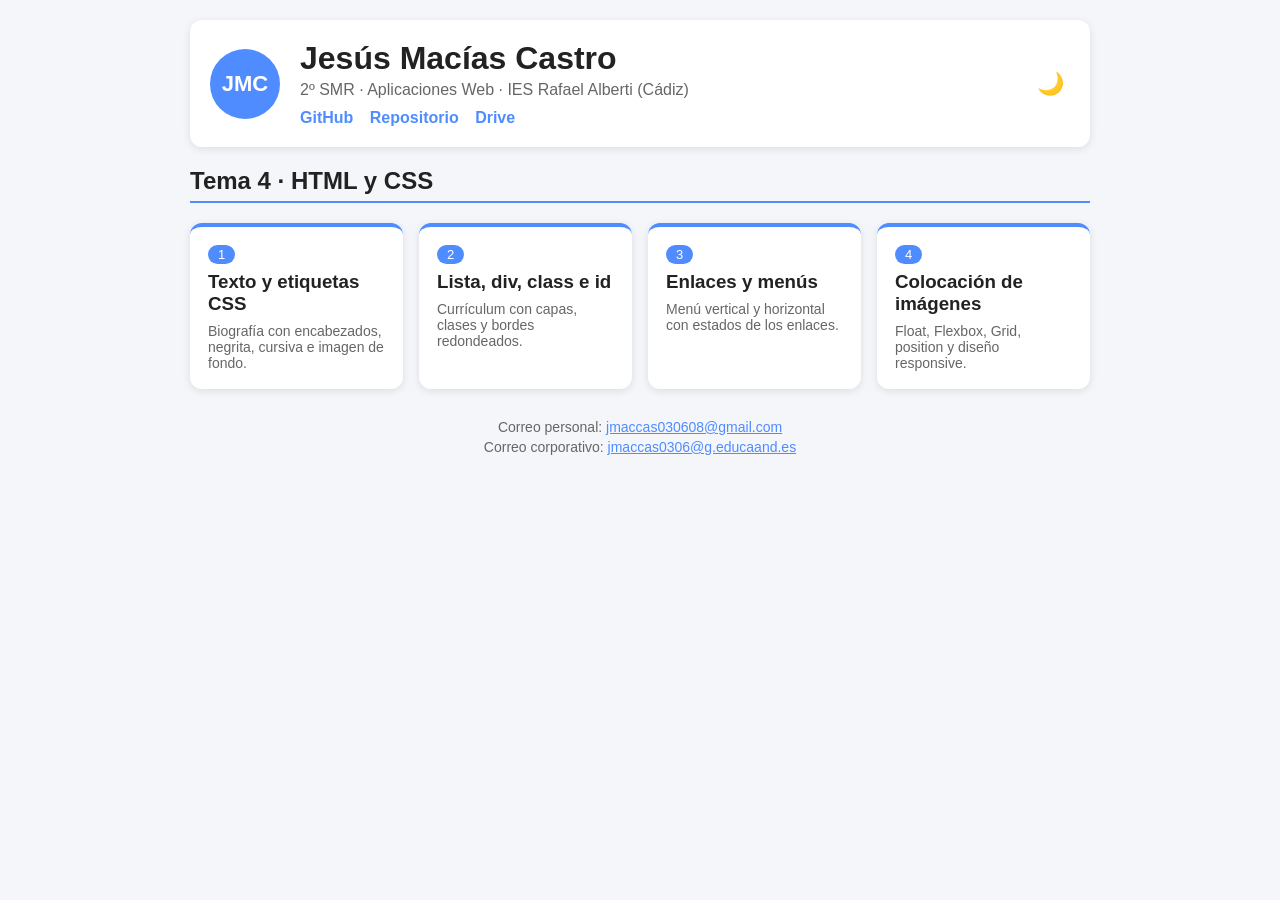
<file: index.html>
<!DOCTYPE html>
<html lang="es">
<head>
  <meta charset="utf-8">
  <meta name="viewport" content="width=device-width, initial-scale=1">
  <title>Jesús Macías Castro - Aplicaciones Web</title>
  <meta name="description" content="Prácticas de HTML y CSS del módulo Aplicaciones Web (2º SMR)">
  <meta name="author" content="Jesús Macías Castro">
  <link rel="stylesheet" href="css/portada.css">
</head>
<body>

  <!-- Cabecera: nombre, curso, enlaces y botón de tema -->
  <header class="cabecera">
    <div class="avatar">JMC</div>
    <div>
      <h1>Jesús Macías Castro</h1>
      <p>2º SMR · Aplicaciones Web · IES Rafael Alberti (Cádiz)</p>
      <nav class="enlaces">
        <a href="https://github.com/MaciasCJ" target="_blank" rel="noopener">GitHub</a>
        <a href="https://github.com/MaciasCJ/curso-de-desarrollo-de-aplicaciones-web" target="_blank" rel="noopener">Repositorio</a>
        <a href="https://drive.google.com/drive/folders/18fQaoX19dNbCV8nsUzMpIU-JXIjYCb52?usp=drive_link" target="_blank" rel="noopener">Drive</a>
      </nav>
    </div>
    <button id="tema" title="Cambiar modo claro/oscuro">🌙</button>
  </header>

  <main>
    <h2>Tema 4 · HTML y CSS</h2>

    <!-- Cada práctica es una tarjeta (la rejilla se hace con CSS Grid) -->
    <section class="tarjetas">
      <a class="tarjeta" href="tema4/ejercicio1/index.html">
        <span class="num">1</span>
        <h3>Texto y etiquetas CSS</h3>
        <p>Biografía con encabezados, negrita, cursiva e imagen de fondo.</p>
      </a>
      <a class="tarjeta" href="tema4/ejercicio3/index.html">
        <span class="num">2</span>
        <h3>Lista, div, class e id</h3>
        <p>Currículum con capas, clases y bordes redondeados.</p>
      </a>
      <a class="tarjeta" href="tema4/ejercicio4/principal.html">
        <span class="num">3</span>
        <h3>Enlaces y menús</h3>
        <p>Menú vertical y horizontal con estados de los enlaces.</p>
      </a>
      <a class="tarjeta" href="tema4/colocacion/index.html">
        <span class="num">4</span>
        <h3>Colocación de imágenes</h3>
        <p>Float, Flexbox, Grid, position y diseño responsive.</p>
      </a>
    </section>
  </main>

  <footer>
    <p>Correo personal: <a href="mailto:jmaccas030608@gmail.com">jmaccas030608@gmail.com</a></p>
    <p>Correo corporativo: <a href="mailto:jmaccas0306@g.educaand.es">jmaccas0306@g.educaand.es</a></p>
  </footer>

  <script>
    // Modo oscuro: añade/quita la clase "oscuro" en <body> y lo recuerda en el navegador
    const boton = document.getElementById('tema');
    if (localStorage.getItem('tema') === 'oscuro') document.body.classList.add('oscuro');

    boton.onclick = () => {
      const oscuro = document.body.classList.toggle('oscuro');
      localStorage.setItem('tema', oscuro ? 'oscuro' : 'claro');
    };
  </script>
</body>
</html>
</file>
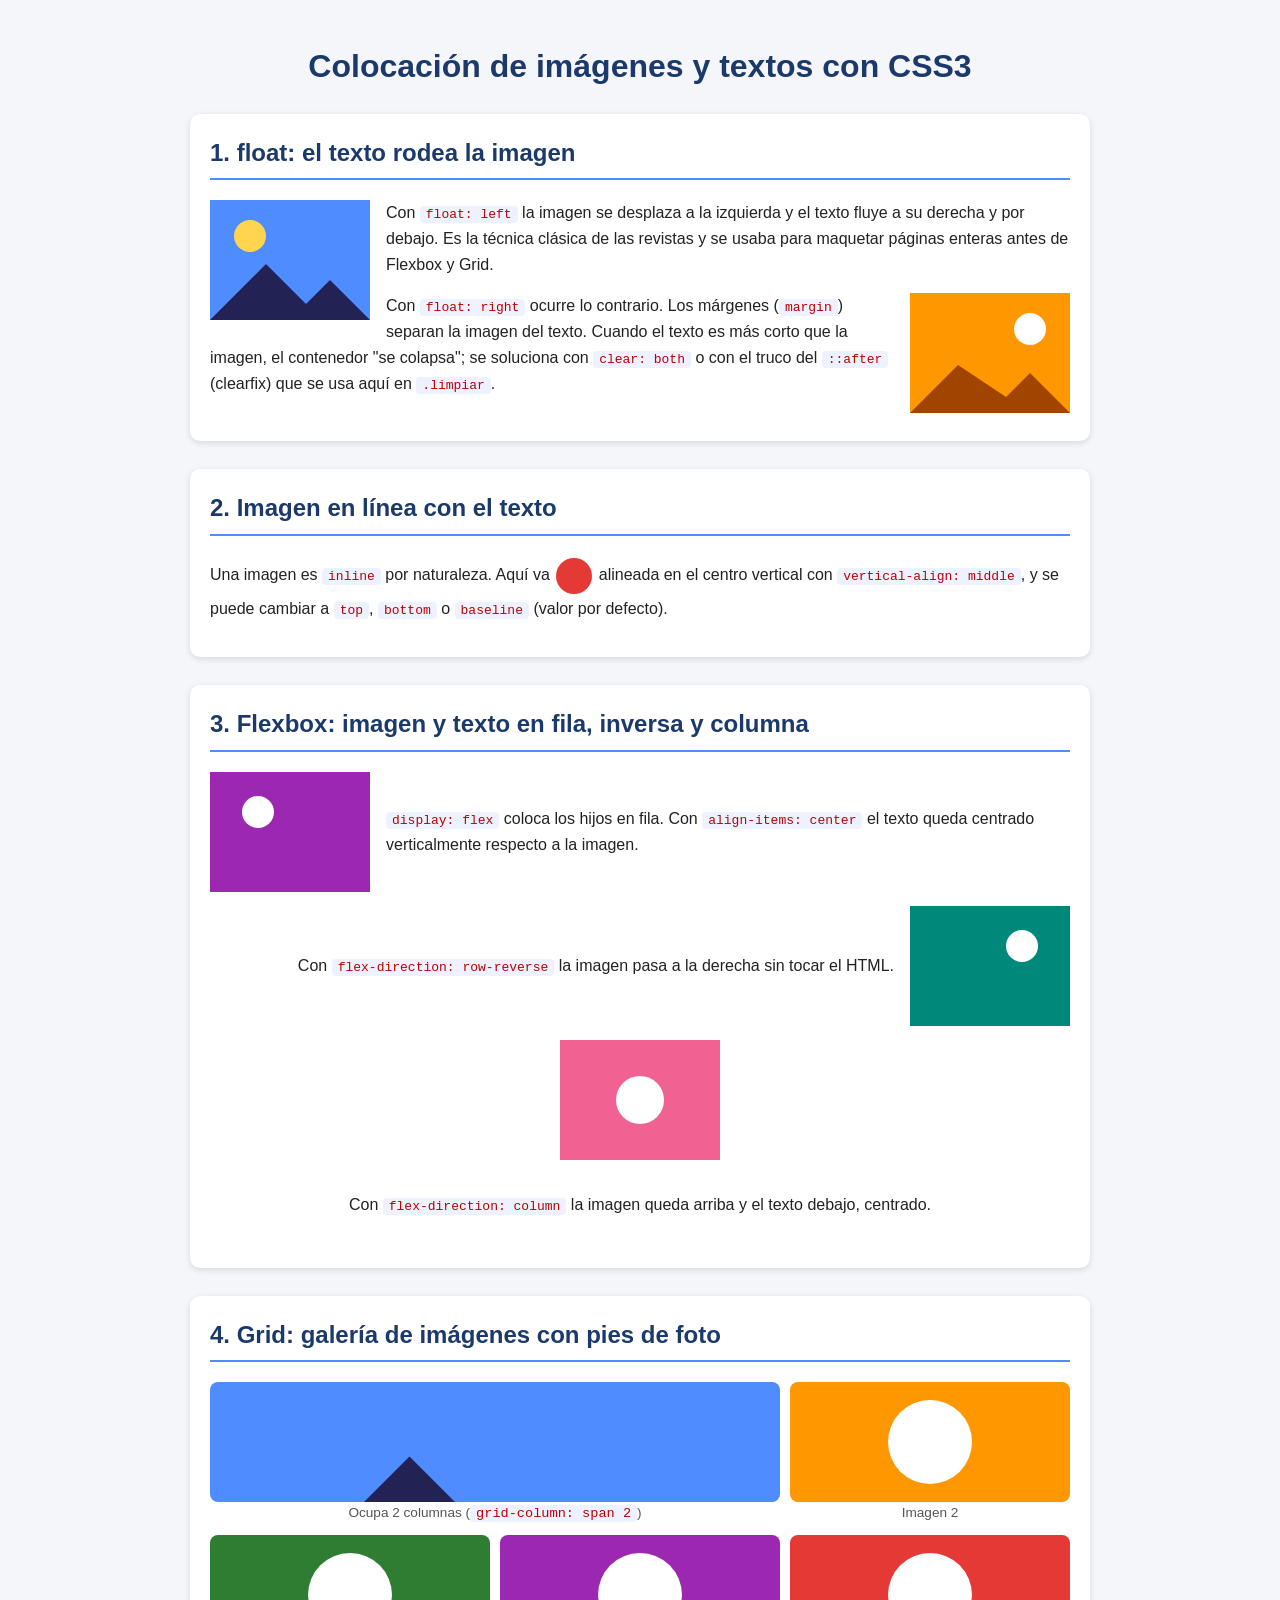
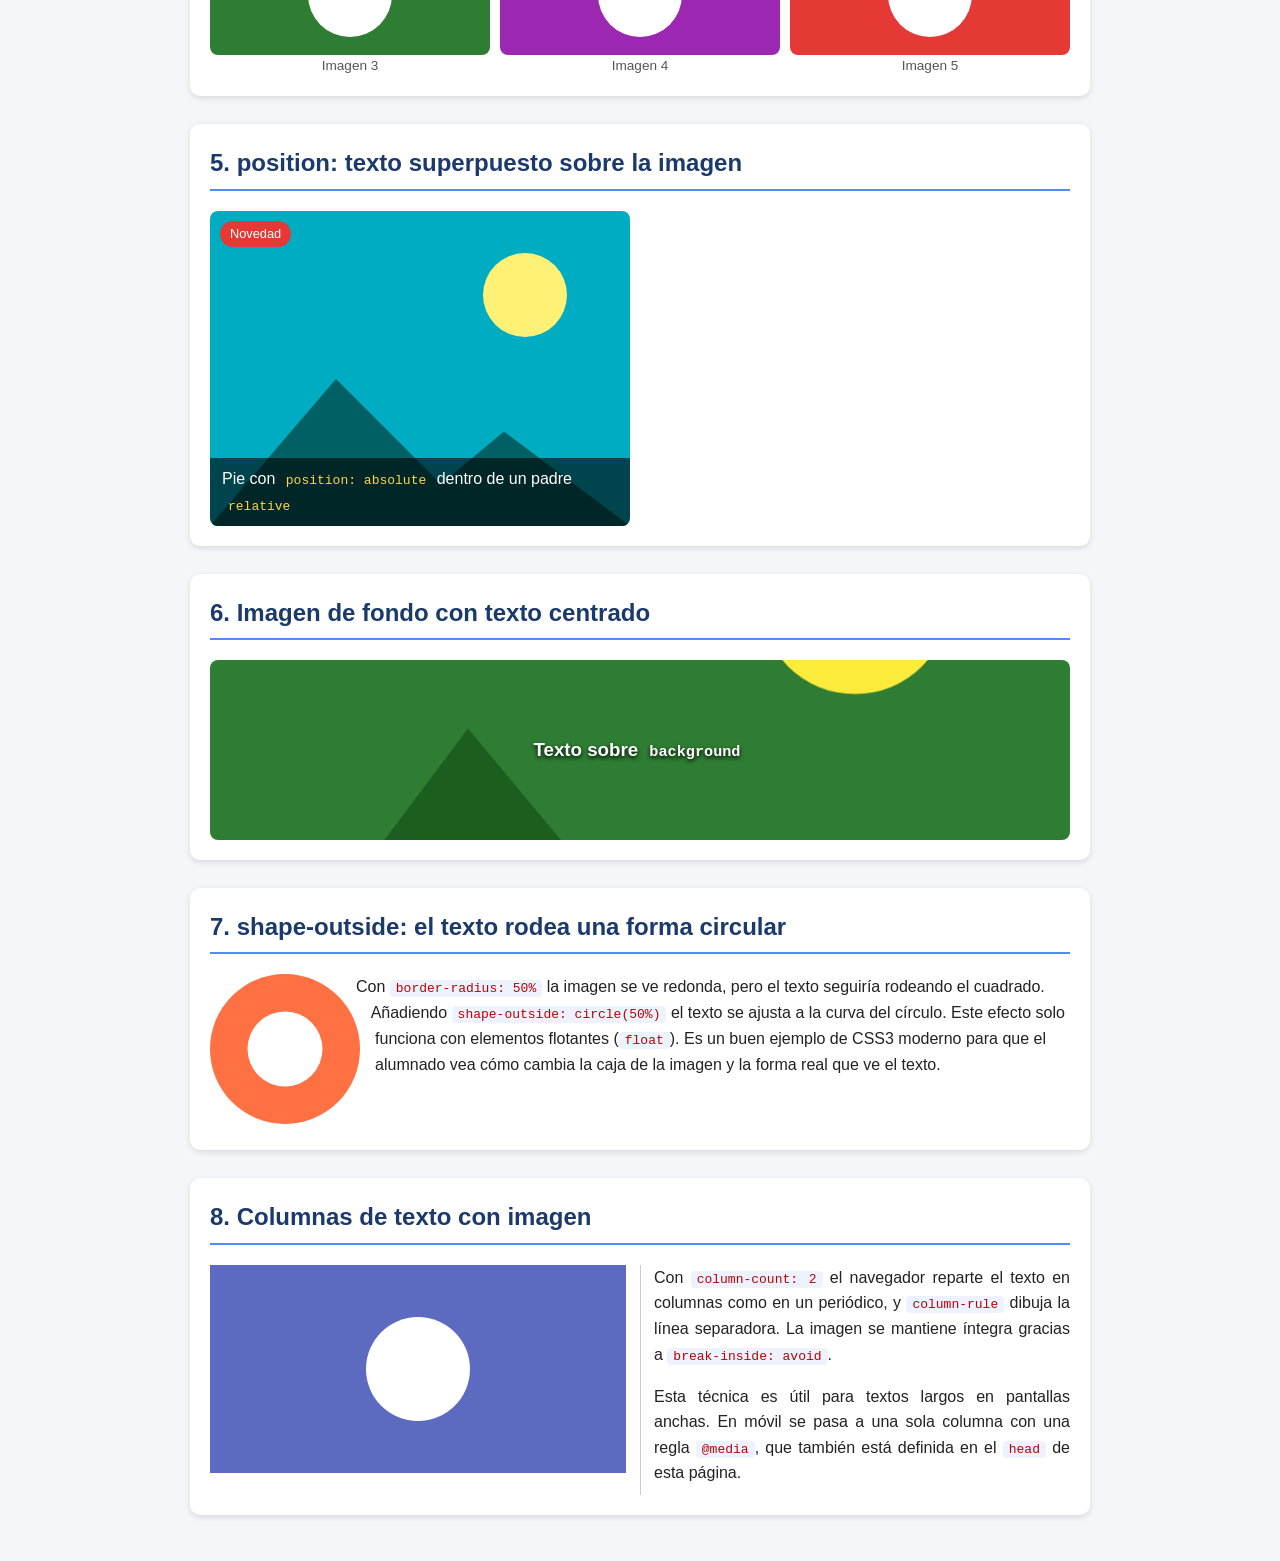
<file: tema4/colocacion/index.html>
<!DOCTYPE html>
<!-- 
  =====================================================================
  VERSIÓN DE PRÁCTICA: COLOCACIÓN DE IMÁGENES Y TEXTOS CON CSS3
  Módulo: Aplicaciones Web (2.º SMR)
  Alumno: Jesús Macías Castro

  INSTRUCCIONES:
  - El HTML ya está terminado. NO hay que tocarlo.
  - Tu trabajo es completar el CSS de la etiqueta <style> (en el <head>).
  - Busca los comentarios "TODO" y escribe las propiedades que se piden.
  - Cada ejercicio indica la clase que debes estilizar y qué efecto buscas.
  - Cuando termines, la página debe verse igual que la versión comentada.
  - Pista: consulta las propiedades en https://developer.mozilla.org/es/
  =====================================================================
-->
<html lang="es"> <!-- lang="es": indica que la página está en español -->
<head>
<!-- Codificación de caracteres: necesaria para ver bien tildes y la letra ñ -->
<meta charset="UTF-8">

<!-- Viewport: hace que la página se adapte al ancho del móvil (diseño responsive) -->
<meta name="viewport" content="width=device-width, initial-scale=1">

<!-- Título que aparece en la pestaña del navegador -->
<title>PRÁCTICA - Colocación de imágenes y textos con CSS3</title>

<style>
/* =====================================================================
   BASE: estilos generales de toda la página
   ===================================================================== */

/* El selector * afecta a TODOS los elementos.
   box-sizing: border-box hace que el width incluya el padding y el borde.
   Así, un elemento de 200px mide 200px en total y no se "estira". */
* { box-sizing: border-box; }

/* body: el cuerpo de la página */
body {
  font-family: Arial, Helvetica, sans-serif; /* tipo de letra (si no hay Arial, usa Helvetica, y si no, una sans-serif cualquiera) */
  line-height: 1.6;      /* altura de línea: 1.6 veces el tamaño de la letra, para leer mejor */
  color: #222;           /* color del texto (gris casi negro) */
  background: #f4f6fa;   /* color de fondo de la página */
  margin: 0;             /* quitamos el margen por defecto del navegador */
  padding: 20px;         /* espacio interior entre el borde de la ventana y el contenido */
}

h1 { text-align: center; color: #1b3a6b; } /* título principal centrado y en azul oscuro */

/* section: cada "tarjeta" blanca donde está un ejemplo */
section {
  background: #fff;                    /* fondo blanco */
  max-width: 900px;                    /* ancho máximo: en pantallas grandes no pasa de 900px */
  margin: 0 auto 28px;                 /* arriba 0 | izquierda y derecha auto (centra la caja) | abajo 28px */
  padding: 20px;                       /* espacio entre el borde de la tarjeta y su contenido */
  border-radius: 10px;                 /* esquinas redondeadas */
  box-shadow: 0 2px 6px rgba(0,0,0,.12); /* sombra: desplazamiento x, y, difuminado y color (negro al 12 %) */
}

h2 {
  margin-top: 0;                       /* pegamos el título al borde superior de la tarjeta */
  color: #1b3a6b;
  border-bottom: 2px solid #4f8cff;    /* línea azul debajo del título */
  padding-bottom: 6px;                 /* separación entre el texto y esa línea */
}

/* code: aspecto para resaltar propiedades CSS dentro de los textos */
code { background: #eef2ff; padding: 1px 6px; border-radius: 4px; color: #b00; }

/* Regla importante para imágenes:
   max-width: 100% -> la imagen nunca será más ancha que su contenedor (evita que se salga en el móvil).
   display: block  -> la imagen deja de ser "en línea" y se comporta como un bloque
                      (así desaparece el pequeño hueco que queda debajo de las imágenes). */
img { max-width: 100%; display: block; }


/* =====================================================================
   EJERCICIO 1. FLOAT: el texto rodea la imagen
   ===================================================================== */

.float-izq {
  float: left;              /* 1.1 la imagen flota a la izquierda */
  width: 160px;             /* 1.2 ancho de 160px */
  margin: 0 16px 8px 0;     /* 1.3 margen a la derecha (16px) y abajo (8px) */
}

.float-der {
  float: right;             /* 1.4 flota a la derecha */
  width: 160px;
  margin: 0 0 8px 16px;     /*     margen a la izquierda (16px) y abajo (8px) */
}

.limpiar::after {
  content: "";              /* 1.5 clearfix */
  display: block;
  clear: both;
}


/* =====================================================================
   EJERCICIO 2. IMAGEN EN LÍNEA
   ===================================================================== */

.en-linea {
  display: inline;          /* la regla general img{display:block} la convertiría en bloque:
                               la devolvemos a "en línea" para que vaya entre las palabras */
  width: 40px;              /* 2.1 ancho de 40px */
  vertical-align: middle;   /* 2.2 centrada verticalmente con el texto
                               (otros valores: top, bottom, baseline) */
}


/* =====================================================================
   EJERCICIO 3. FLEXBOX
   ===================================================================== */

.flex {
  display: flex;            /* 3.1 activa Flexbox */
  gap: 16px;                /* 3.2 separación de 16px entre los hijos */
  align-items: center;      /* 3.3 centra los hijos verticalmente */
  margin-bottom: 14px;
}

.flex img {
  width: 160px;             /* 3.4 ancho de 160px */
  flex-shrink: 0;           /* 3.5 la imagen no se encoge */
}

.flex.inversa {
  flex-direction: row-reverse;  /* 3.6 invierte el orden de los hijos */
}

.flex.columna {
  flex-direction: column;   /* 3.7 hijos apilados en vertical */
  text-align: center;       /* 3.8 texto centrado */
}


/* =====================================================================
   EJERCICIO 4. GRID
   ===================================================================== */

.galeria {
  display: grid;                          /* 4.1 activa la rejilla */
  grid-template-columns: repeat(3, 1fr);  /* 4.2 3 columnas iguales */
  gap: 10px;                              /* 4.3 separación de 10px */
}

.galeria figure { margin: 0; }

.galeria img {
  width: 100%;              /* 4.4 ancho del 100% */
  height: 120px;            /* 4.5 altura de 120px */
  object-fit: cover;        /* 4.6 recorta sin deformar */
  border-radius: 8px;       /* 4.7 esquinas redondeadas */
}

.galeria figcaption { font-size: .85rem; text-align: center; color: #555; }

.galeria .grande {
  grid-column: span 2;      /* 4.8 ocupa 2 columnas */
}


/* =====================================================================
   EJERCICIO 5. POSITION
   ===================================================================== */

.tarjeta {
  position: relative;       /* 5.1 referencia para los hijos absolutos */
  max-width: 420px;
}

.tarjeta img { width: 100%; border-radius: 8px; }

.tarjeta .etiqueta {
  position: absolute;       /* 5.2 */
  top: 10px;                /* 5.3 10px desde arriba */
  left: 10px;               /*     10px desde la izquierda */
  background: #e53935;
  color: #fff;
  padding: 3px 10px;
  border-radius: 14px;
  font-size: .8rem;
}

.tarjeta .pie {
  position: absolute;       /* 5.4 */
  bottom: 0;                /* 5.5 pegada abajo y de lado a lado */
  left: 0;
  right: 0;
  background: rgba(0,0,0,.6);   /* 5.6 negro semitransparente */
  color: #fff;
  padding: 8px 12px;
  border-radius: 0 0 8px 8px;   /* 5.7 solo las esquinas de abajo */
}


/* =====================================================================
   EJERCICIO 6. BACKGROUND
   ===================================================================== */

.hero {
  height: 180px;
  border-radius: 8px;
  color: #fff;
  text-shadow: 0 2px 4px #000;
  /* 6.1 imagen de fondo en lugar del color provisional */
  background: url("data:image/svg+xml,%3Csvg xmlns='http://www.w3.org/2000/svg' viewBox='0 0 200 150'%3E%3Crect width='200' height='150' fill='%232e7d32'/%3E%3Ccircle cx='150' cy='40' r='22' fill='%23ffeb3b'/%3E%3Cpath d='M0 150l60-80 50 60 30-30 60 50z' fill='%231b5e20'/%3E%3C/svg%3E") center / cover no-repeat;

  /* 6.2 texto centrado vertical y horizontalmente con Flexbox */
  display: flex;
  align-items: center;
  justify-content: center;
}


/* =====================================================================
   EJERCICIO 7. SHAPE-OUTSIDE
   ===================================================================== */

.redonda {
  float: left;              /* 7.1 */
  width: 150px;
  height: 150px;
  border-radius: 50%;       /* 7.2 forma circular */
  object-fit: cover;        /* 7.3 llena el círculo sin deformarse */
  shape-outside: circle(50%);   /* 7.4 el texto sigue el círculo */
  margin: 0 18px 6px 0;
}


/* =====================================================================
   EJERCICIO 8. COLUMNAS CSS
   ===================================================================== */

.columnas {
  column-count: 2;          /* 8.1 dos columnas */
  column-gap: 28px;         /* 8.2 separación de 28px */
  column-rule: 1px solid #ccc;  /* 8.3 línea separadora gris */
  text-align: justify;
}

.columnas img {
  width: 100%;
  margin-bottom: 10px;
  break-inside: avoid;      /* 8.4 la imagen no se parte entre columnas */
}


/* =====================================================================
   EJERCICIO 9 (RETO). RESPONSIVE
   ===================================================================== */

/* 9.1 en pantallas de 600px o menos */
@media (max-width: 600px) {
  .flex,
  .flex.inversa { flex-direction: column; }
  .galeria { grid-template-columns: 1fr 1fr; }
  .columnas { column-count: 1; }
}
</style>
</head>

<body>

<h1>Colocación de imágenes y textos con CSS3</h1>

<!-- ================================================================ -->
<!-- 1. FLOAT                                                          -->
<!-- Fíjate en el ORDEN: la imagen va ANTES del párrafo al que rodea.  -->
<!-- ================================================================ -->
<section>
  <h2>1. float: el texto rodea la imagen</h2>

  <!-- class="float-izq": aplica el CSS de .float-izq (imagen a la izquierda).
       alt: texto alternativo (accesibilidad y por si la imagen no carga). Es obligatorio. -->
  <img class="float-izq" alt="Paisaje azul" src="data:image/svg+xml,%3Csvg xmlns='http://www.w3.org/2000/svg' viewBox='0 0 200 150'%3E%3Crect width='200' height='150' fill='%234f8cff'/%3E%3Ccircle cx='50' cy='45' r='20' fill='%23ffd54f'/%3E%3Cpath d='M0 150l70-70 50 50 30-30 50 50z' fill='%23225'/%3E%3C/svg%3E">
  <p>Con <code>float: left</code> la imagen se desplaza a la izquierda y el texto fluye a su derecha y por debajo. Es la técnica clásica de las revistas y se usaba para maquetar páginas enteras antes de Flexbox y Grid.</p>

  <!-- Imagen flotando a la derecha -->
  <img class="float-der" alt="Paisaje naranja" src="data:image/svg+xml,%3Csvg xmlns='http://www.w3.org/2000/svg' viewBox='0 0 200 150'%3E%3Crect width='200' height='150' fill='%23ff9800'/%3E%3Ccircle cx='150' cy='45' r='20' fill='%23fff'/%3E%3Cpath d='M0 150l60-60 60 40 30-30 50 50z' fill='%23a14400'/%3E%3C/svg%3E">
  <p>Con <code>float: right</code> ocurre lo contrario. Los márgenes (<code>margin</code>) separan la imagen del texto. Cuando el texto es más corto que la imagen, el contenedor "se colapsa"; se soluciona con <code>clear: both</code> o con el truco del <code>::after</code> (clearfix) que se usa aquí en <code>.limpiar</code>.</p>

  <!-- Este div vacío aplica el clearfix: obliga a la sección a abrazar las imágenes flotantes -->
  <div class="limpiar"></div>
</section>

<!-- ================================================================ -->
<!-- 2. IMAGEN EN LÍNEA                                                -->
<!-- La imagen está DENTRO del párrafo, entre palabras.                -->
<!-- ================================================================ -->
<section>
  <h2>2. Imagen en línea con el texto</h2>
  <p>Una imagen es <code>inline</code> por naturaleza. Aquí va
    <img class="en-linea" alt="icono" src="data:image/svg+xml,%3Csvg xmlns='http://www.w3.org/2000/svg' viewBox='0 0 40 40'%3E%3Ccircle cx='20' cy='20' r='18' fill='%23e53935'/%3E%3C/svg%3E">
    alineada en el centro vertical con <code>vertical-align: middle</code>, y se puede cambiar a <code>top</code>, <code>bottom</code> o <code>baseline</code> (valor por defecto).</p>
</section>

<!-- ================================================================ -->
<!-- 3. FLEXBOX                                                        -->
<!-- Estructura: un div PADRE (class="flex") con 2 HIJOS: <img> y <p>. -->
<!-- Flexbox se aplica al padre y coloca a los hijos.                  -->
<!-- ================================================================ -->
<section>
  <h2>3. Flexbox: imagen y texto en fila, inversa y columna</h2>

  <!-- Ejemplo A: fila normal (imagen a la izquierda, texto a la derecha) -->
  <div class="flex">
    <img alt="Imagen izquierda" src="data:image/svg+xml,%3Csvg xmlns='http://www.w3.org/2000/svg' viewBox='0 0 200 150'%3E%3Crect width='200' height='150' fill='%239c27b0'/%3E%3Ccircle cx='60' cy='50' r='20' fill='%23fff'/%3E%3C/svg%3E">
    <p><code>display: flex</code> coloca los hijos en fila. Con <code>align-items: center</code> el texto queda centrado verticalmente respecto a la imagen.</p>
  </div>

  <!-- Ejemplo B: MISMO HTML (imagen primero), pero con la clase "inversa" la imagen se ve a la derecha -->
  <div class="flex inversa">
    <img alt="Imagen derecha" src="data:image/svg+xml,%3Csvg xmlns='http://www.w3.org/2000/svg' viewBox='0 0 200 150'%3E%3Crect width='200' height='150' fill='%2300897b'/%3E%3Ccircle cx='140' cy='50' r='20' fill='%23fff'/%3E%3C/svg%3E">
    <p>Con <code>flex-direction: row-reverse</code> la imagen pasa a la derecha sin tocar el HTML.</p>
  </div>

  <!-- Ejemplo C: en columna -->
  <div class="flex columna">
    <img alt="Imagen arriba" src="data:image/svg+xml,%3Csvg xmlns='http://www.w3.org/2000/svg' viewBox='0 0 200 150'%3E%3Crect width='200' height='150' fill='%23f06292'/%3E%3Ccircle cx='100' cy='75' r='30' fill='%23fff'/%3E%3C/svg%3E">
    <p>Con <code>flex-direction: column</code> la imagen queda arriba y el texto debajo, centrado.</p>
  </div>
</section>

<!-- ================================================================ -->
<!-- 4. GRID                                                           -->
<!-- <figure> agrupa una imagen con su pie de foto <figcaption>.       -->
<!-- Es la etiqueta semántica correcta para imágenes con descripción.  -->
<!-- ================================================================ -->
<section>
  <h2>4. Grid: galería de imágenes con pies de foto</h2>
  <div class="galeria">

    <!-- Esta figura lleva class="grande": ocupa 2 de las 3 columnas -->
    <figure class="grande">
      <img alt="Grande" src="data:image/svg+xml,%3Csvg xmlns='http://www.w3.org/2000/svg' viewBox='0 0 200 150'%3E%3Crect width='200' height='150' fill='%234f8cff'/%3E%3Cpath d='M0 150l70-70 50 50 30-30 50 50z' fill='%23225'/%3E%3C/svg%3E">
      <figcaption>Ocupa 2 columnas (<code>grid-column: span 2</code>)</figcaption>
    </figure>

    <!-- Las siguientes ocupan 1 columna cada una; la rejilla las coloca sola, de izquierda a derecha y de arriba abajo -->
    <figure>
      <img alt="Dos" src="data:image/svg+xml,%3Csvg xmlns='http://www.w3.org/2000/svg' viewBox='0 0 200 150'%3E%3Crect width='200' height='150' fill='%23ff9800'/%3E%3Ccircle cx='100' cy='75' r='30' fill='%23fff'/%3E%3C/svg%3E">
      <figcaption>Imagen 2</figcaption>
    </figure>
    <figure>
      <img alt="Tres" src="data:image/svg+xml,%3Csvg xmlns='http://www.w3.org/2000/svg' viewBox='0 0 200 150'%3E%3Crect width='200' height='150' fill='%232e7d32'/%3E%3Ccircle cx='100' cy='75' r='30' fill='%23fff'/%3E%3C/svg%3E">
      <figcaption>Imagen 3</figcaption>
    </figure>
    <figure>
      <img alt="Cuatro" src="data:image/svg+xml,%3Csvg xmlns='http://www.w3.org/2000/svg' viewBox='0 0 200 150'%3E%3Crect width='200' height='150' fill='%239c27b0'/%3E%3Ccircle cx='100' cy='75' r='30' fill='%23fff'/%3E%3C/svg%3E">
      <figcaption>Imagen 4</figcaption>
    </figure>
    <figure>
      <img alt="Cinco" src="data:image/svg+xml,%3Csvg xmlns='http://www.w3.org/2000/svg' viewBox='0 0 200 150'%3E%3Crect width='200' height='150' fill='%23e53935'/%3E%3Ccircle cx='100' cy='75' r='30' fill='%23fff'/%3E%3C/svg%3E">
      <figcaption>Imagen 5</figcaption>
    </figure>
  </div>
</section>

<!-- ================================================================ -->
<!-- 5. POSITION                                                       -->
<!-- Tres elementos dentro de la tarjeta (el padre con position: relative): -->
<!-- la imagen (normal) y dos capas que se colocan encima (absolute).  -->
<!-- ================================================================ -->
<section>
  <h2>5. position: texto superpuesto sobre la imagen</h2>
  <div class="tarjeta">
    <img alt="Tarjeta" src="data:image/svg+xml,%3Csvg xmlns='http://www.w3.org/2000/svg' viewBox='0 0 200 150'%3E%3Crect width='200' height='150' fill='%2300acc1'/%3E%3Ccircle cx='150' cy='40' r='20' fill='%23fff176'/%3E%3Cpath d='M0 150l60-70 50 50 30-25 60 45z' fill='%23006064'/%3E%3C/svg%3E">
    <span class="etiqueta">Novedad</span>  <!-- arriba a la izquierda -->
    <div class="pie">Pie con <code style="background:none;color:#ffd54f">position: absolute</code> dentro de un padre <code style="background:none;color:#ffd54f">relative</code></div> <!-- abajo, a todo el ancho -->
  </div>
</section>

<!-- ================================================================ -->
<!-- 6. BACKGROUND                                                     -->
<!-- No hay <img>: la imagen está en el CSS (clase .hero).             -->
<!-- ================================================================ -->
<section>
  <h2>6. Imagen de fondo con texto centrado</h2>
  <div class="hero"><h3>Texto sobre <code style="background:none;color:#fff">background</code></h3></div>
</section>

<!-- ================================================================ -->
<!-- 7. SHAPE-OUTSIDE                                                  -->
<!-- ================================================================ -->
<section>
  <h2>7. shape-outside: el texto rodea una forma circular</h2>
  <img class="redonda" alt="Redonda" src="data:image/svg+xml,%3Csvg xmlns='http://www.w3.org/2000/svg' viewBox='0 0 200 200'%3E%3Crect width='200' height='200' fill='%23ff7043'/%3E%3Ccircle cx='100' cy='100' r='50' fill='%23fff'/%3E%3C/svg%3E">
  <p>Con <code>border-radius: 50%</code> la imagen se ve redonda, pero el texto seguiría rodeando el cuadrado. Añadiendo <code>shape-outside: circle(50%)</code> el texto se ajusta a la curva del círculo. Este efecto solo funciona con elementos flotantes (<code>float</code>). Es un buen ejemplo de CSS3 moderno para que el alumnado vea cómo cambia la caja de la imagen y la forma real que ve el texto.</p>
  <div class="limpiar"></div>
</section>

<!-- ================================================================ -->
<!-- 8. COLUMNAS                                                       -->
<!-- ================================================================ -->
<section>
  <h2>8. Columnas de texto con imagen</h2>
  <div class="columnas">
    <img alt="Columnas" src="data:image/svg+xml,%3Csvg xmlns='http://www.w3.org/2000/svg' viewBox='0 0 200 100'%3E%3Crect width='200' height='100' fill='%235c6bc0'/%3E%3Ccircle cx='100' cy='50' r='25' fill='%23fff'/%3E%3C/svg%3E">
    <p>Con <code>column-count: 2</code> el navegador reparte el texto en columnas como en un periódico, y <code>column-rule</code> dibuja la línea separadora. La imagen se mantiene íntegra gracias a <code>break-inside: avoid</code>.</p>
    <p>Esta técnica es útil para textos largos en pantallas anchas. En móvil se pasa a una sola columna con una regla <code>@media</code>, que también está definida en el <code>head</code> de esta página.</p>
  </div>
</section>

</body>
</html>
</file>
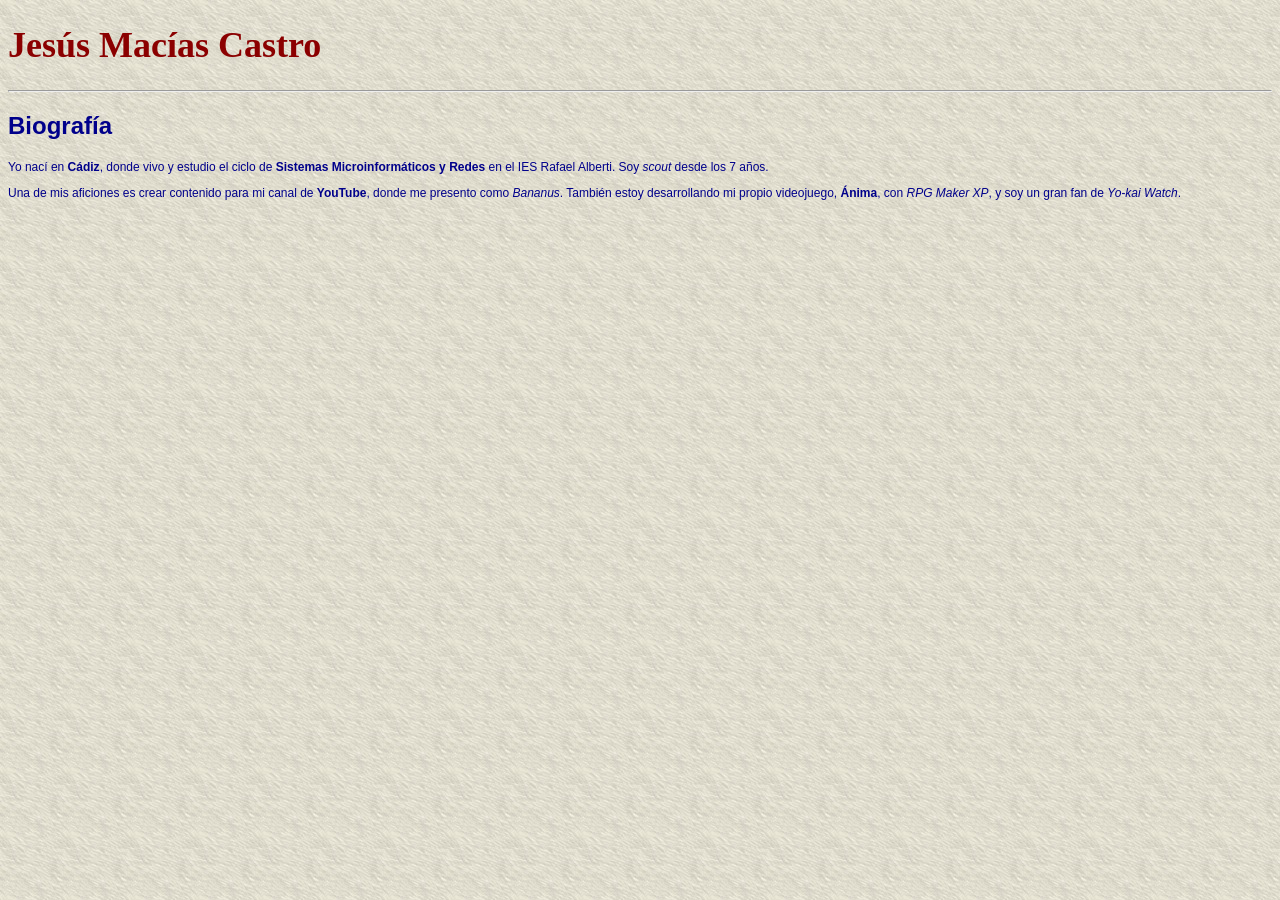
<file: tema4/ejercicio1/index.html>
<!DOCTYPE html>
<html lang="es">
<head>
  <meta charset="utf-8">
  <meta name="viewport" content="width=device-width, initial-scale=1">
  <title>Ejercicio 1</title>
  <meta name="description" content="Biografía de Jesús Macías Castro">
  <meta name="author" content="Jesús Macías Castro">
  <link rel="stylesheet" href="estilos.css">
</head>
<body>
  <h1>Jesús Macías Castro</h1>
  <hr>
  <h2>Biografía</h2>
  <p>Yo nací en <strong>Cádiz</strong>, donde vivo y estudio el ciclo de <strong>Sistemas Microinformáticos y Redes</strong> en el IES Rafael Alberti. Soy <em>scout</em> desde los 7 años.</p>
  <p>Una de mis aficiones es crear contenido para mi canal de <strong>YouTube</strong>, donde me presento como <em>Bananus</em>. También estoy desarrollando mi propio videojuego, <strong>Ánima</strong>, con <em>RPG Maker XP</em>, y soy un gran fan de <em>Yo-kai Watch</em>.</p>
</body>
</html>
</file>
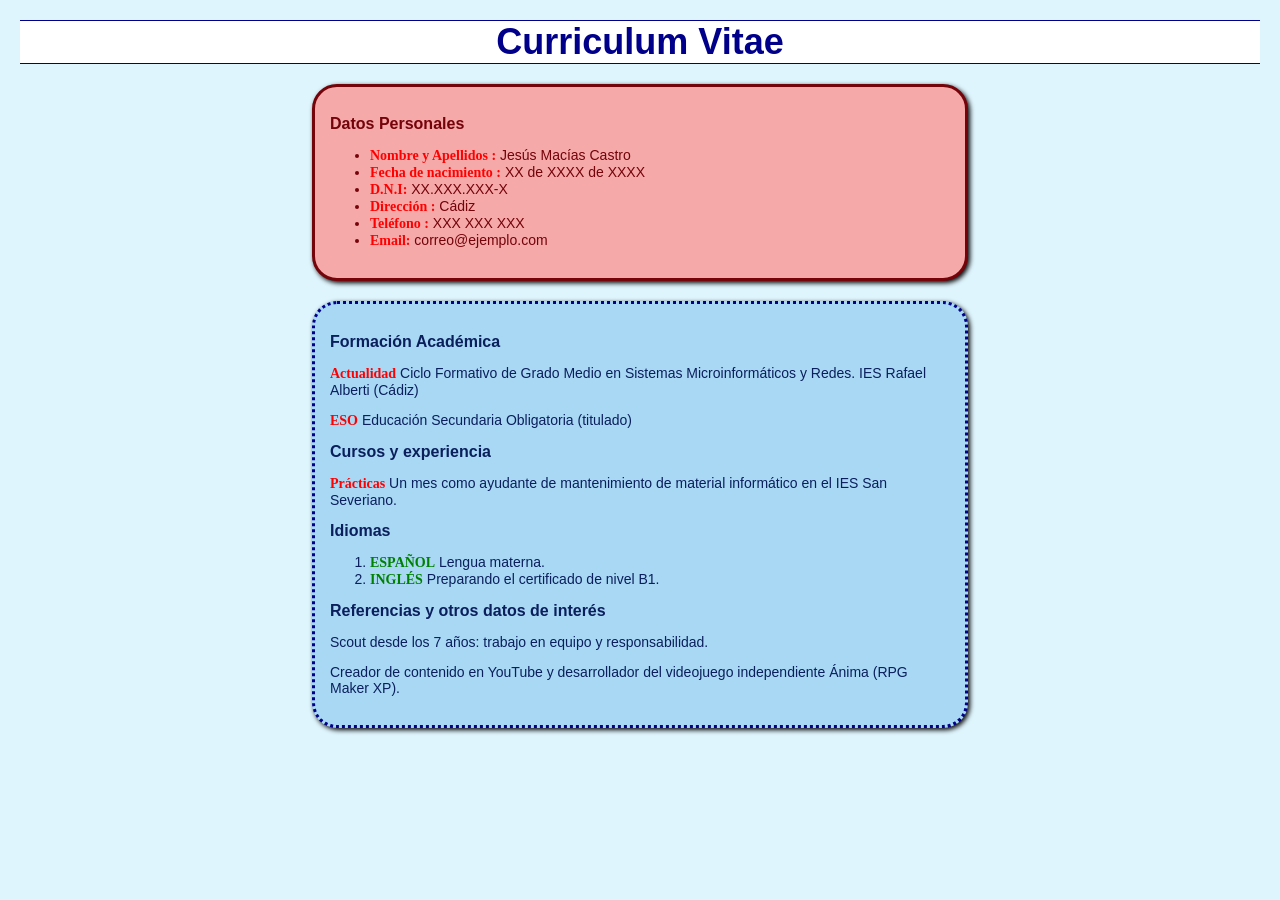
<file: tema4/ejercicio3/index.html>
<!DOCTYPE html>
<html lang="es">
<head>
  <meta charset="utf-8">
  <meta name="viewport" content="width=device-width, initial-scale=1">
  <title>Ejercicio 3</title>
  <meta name="description" content="Curriculum vitae de Jesús Macías Castro">
  <meta name="author" content="Jesús Macías Castro">
  <link rel="stylesheet" href="estilos.css">
</head>
<body>
  <h1>Curriculum Vitae</h1>

  <!-- Capa tipo id: datos personales -->
  <div id="recuadro">
    <h2>Datos Personales</h2>
    <ul>
      <li><span class="TimesRojo">Nombre y Apellidos :</span> Jesús Macías Castro</li>
      <li><span class="TimesRojo">Fecha de nacimiento :</span> XX de XXXX de XXXX</li>
      <li><span class="TimesRojo">D.N.I:</span> XX.XXX.XXX-X</li>
      <li><span class="TimesRojo">Dirección :</span> Cádiz</li>
      <li><span class="TimesRojo">Teléfono :</span> XXX XXX XXX</li>
      <li><span class="TimesRojo">Email:</span> correo@ejemplo.com</li>
    </ul>
  </div>

  <!-- Capa tipo id: formación académica -->
  <div id="formacion">
    <h2>Formación Académica</h2>
    <p><span class="TimesRojo">Actualidad</span> Ciclo Formativo de Grado Medio en Sistemas Microinformáticos y Redes. IES Rafael Alberti (Cádiz)</p>
    <p><span class="TimesRojo">ESO</span> Educación Secundaria Obligatoria (titulado)</p>

    <h2>Cursos y experiencia</h2>
    <p><span class="TimesRojo">Prácticas</span> Un mes como ayudante de mantenimiento de material informático en el IES San Severiano.</p>

    <h2>Idiomas</h2>
    <ol>
      <li><span class="TimesVerde">ESPAÑOL</span> Lengua materna.</li>
      <li><span class="TimesVerde">INGLÉS</span> Preparando el certificado de nivel B1.</li>
    </ol>

    <h2>Referencias y otros datos de interés</h2>
    <p>Scout desde los 7 años: trabajo en equipo y responsabilidad.</p>
    <p>Creador de contenido en YouTube y desarrollador del videojuego independiente Ánima (RPG Maker XP).</p>
  </div>
</body>
</html>
</file>
<file: css/portada.css>
/* portada.css - Estilos de la portada · Jesús Macías Castro */

/* Colores en variables: el modo oscuro solo cambia estos valores */
:root {
  --fondo: #f4f6fa;
  --caja: #ffffff;
  --texto: #222;
  --suave: #666;
  --acento: #4f8cff;
}

body.oscuro {
  --fondo: #14171f;
  --caja: #1f2430;
  --texto: #eee;
  --suave: #aab;
}

body {
  font-family: Arial, Helvetica, sans-serif;
  background: var(--fondo);
  color: var(--texto);
  max-width: 900px;
  margin: 0 auto;
  padding: 20px;
  transition: background .3s, color .3s;
}

a { color: var(--acento); }

/* ===== Cabecera ===== */
.cabecera {
  display: flex;            /* avatar, datos y botón en fila */
  align-items: center;
  gap: 20px;
  background: var(--caja);
  padding: 20px;
  border-radius: 12px;
  box-shadow: 0 2px 8px rgba(0,0,0,.1);
}

.cabecera h1 { margin: 0; }
.cabecera p  { margin: 4px 0 10px; color: var(--suave); }

.avatar {
  width: 70px;
  height: 70px;
  border-radius: 50%;       /* círculo */
  background: var(--acento);
  color: #fff;
  font-weight: bold;
  font-size: 22px;
  display: grid;
  place-items: center;      /* centra las iniciales */
  flex-shrink: 0;
}

.enlaces a {
  margin-right: 12px;
  font-weight: bold;
  text-decoration: none;
}

#tema {
  margin-left: auto;        /* empuja el botón a la derecha */
  font-size: 22px;
  background: none;
  border: none;
  cursor: pointer;
}

/* ===== Tarjetas de prácticas ===== */
main h2 {
  border-bottom: 2px solid var(--acento);
  padding-bottom: 6px;
}

.tarjetas {
  display: grid;
  grid-template-columns: repeat(auto-fit, minmax(200px, 1fr)); /* columnas automáticas */
  gap: 16px;
}

.tarjeta {
  background: var(--caja);
  color: var(--texto);
  text-decoration: none;
  padding: 18px;
  border-radius: 12px;
  border-top: 4px solid var(--acento);
  box-shadow: 0 2px 8px rgba(0,0,0,.1);
  transition: transform .2s;
}

.tarjeta:hover { transform: translateY(-5px); }   /* se eleva al pasar el ratón */

.tarjeta h3 { margin: 8px 0; }
.tarjeta p  { margin: 0; color: var(--suave); font-size: 14px; }

.num {
  background: var(--acento);
  color: #fff;
  padding: 2px 10px;
  border-radius: 10px;
  font-size: 13px;
}

/* ===== Pie ===== */
footer {
  text-align: center;
  color: var(--suave);
  font-size: 14px;
  margin-top: 30px;
}

footer p { margin: 4px; }

/* ===== Móvil: la cabecera se apila ===== */
@media (max-width: 600px) {
  .cabecera { flex-direction: column; text-align: center; }
  #tema { margin: 0; }
}
</file>
<file: tema4/ejercicio1/estilos.css>
/* Ejercicio 1 - Jesús Macías Castro */

/* Etiqueta body: Verdana, 12px, normal, azul oscuro y de fondo la imagen */
body {
  font-family: Verdana, Geneva, sans-serif;
  font-size: 12px;
  font-weight: normal;
  color: #00008B;                              /* azul oscuro */
  background: url("imagenes/fondo.jpg");       /* imagen de fondo (se repite como mosaico) */
}

/* Etiqueta h1: Georgia, 36px, negrita, rojo oscuro */
h1 {
  font-family: Georgia, "Times New Roman", serif;
  font-size: 36px;
  font-weight: bold;
  color: #8B0000;                              /* rojo oscuro */
}

/* Etiqueta h2: tamaño 24px, negrita */
h2 {
  font-size: 24px;
  font-weight: bold;
}

/*
  ¿Qué significan los atributos?
  - font-size:   tamaño de la letra (aquí en píxeles: 12px, 24px, 36px).
  - color:       color del texto (por nombre, hexadecimal #RRGGBB, rgb()...).
  - font-weight: grosor de la letra: normal, bold (negrita) o un número de 100 a 900.
  - background:  fondo del elemento; permite poner un color, una imagen (url(...)),
                 cómo se repite y su posición, todo en una sola propiedad.
*/
</file>
<file: tema4/ejercicio3/estilos.css>
/* Ejercicio 3 (Práctica 2) - Jesús Macías Castro */

/* ===== Estilos de etiqueta ===== */

body {
  font-family: Verdana, Geneva, sans-serif;
  font-size: 12px;
  font-weight: normal;
  color: black;
  margin: 20px;
  background-color: #DFF5FD;
}

h1 {
  font-family: Arial, Helvetica, sans-serif;
  font-size: 36px;
  font-weight: bold;
  color: #00008B;                    /* azul oscuro */
  text-align: center;
  background-color: white;
  border-top: thin solid #00008B;    /* borde delgado arriba */
  border-bottom: thin solid #00008B; /* borde delgado abajo */
  margin: 20px auto;
}

h2 {
  font-size: 16px;
  font-weight: bold;
}

/* ===== Clases ===== */

.TimesRojo {
  font-family: "Times New Roman", Times, serif;
  font-size: 14px;
  font-weight: bold;
  color: red;
}

.TimesVerde {
  font-family: "Times New Roman", Times, serif;
  font-size: 14px;
  font-weight: bold;
  color: green;
}

/* ===== Capas tipo id (div) ===== */

/* Datos personales */
#recuadro {
  background-color: #F5A9A9;
  font-size: 14px;
  color: #74030A;
  font-family: Arial, Times, sans-serif;
  border: solid 3px;
  padding: 15px;
  margin: 20px auto 20px auto;
  width: 50%;                        /* porcentaje para que se adapte a la resolución */
  border-radius: 25px;               /* borde redondeado */
  box-shadow: 2px 2px 5px black;     /* sombra */
}

/* Formación académica */
#formacion {
  background-color: #A9D8F5;
  font-size: 14px;
  color: #0B1F5C;
  font-family: Arial, Times, sans-serif;
  border: dotted 3px #00008B;
  padding: 15px;
  margin: 20px auto 20px auto;
  width: 50%;
  border-radius: 25px;
  box-shadow: 2px 2px 5px black;
}
</file>
